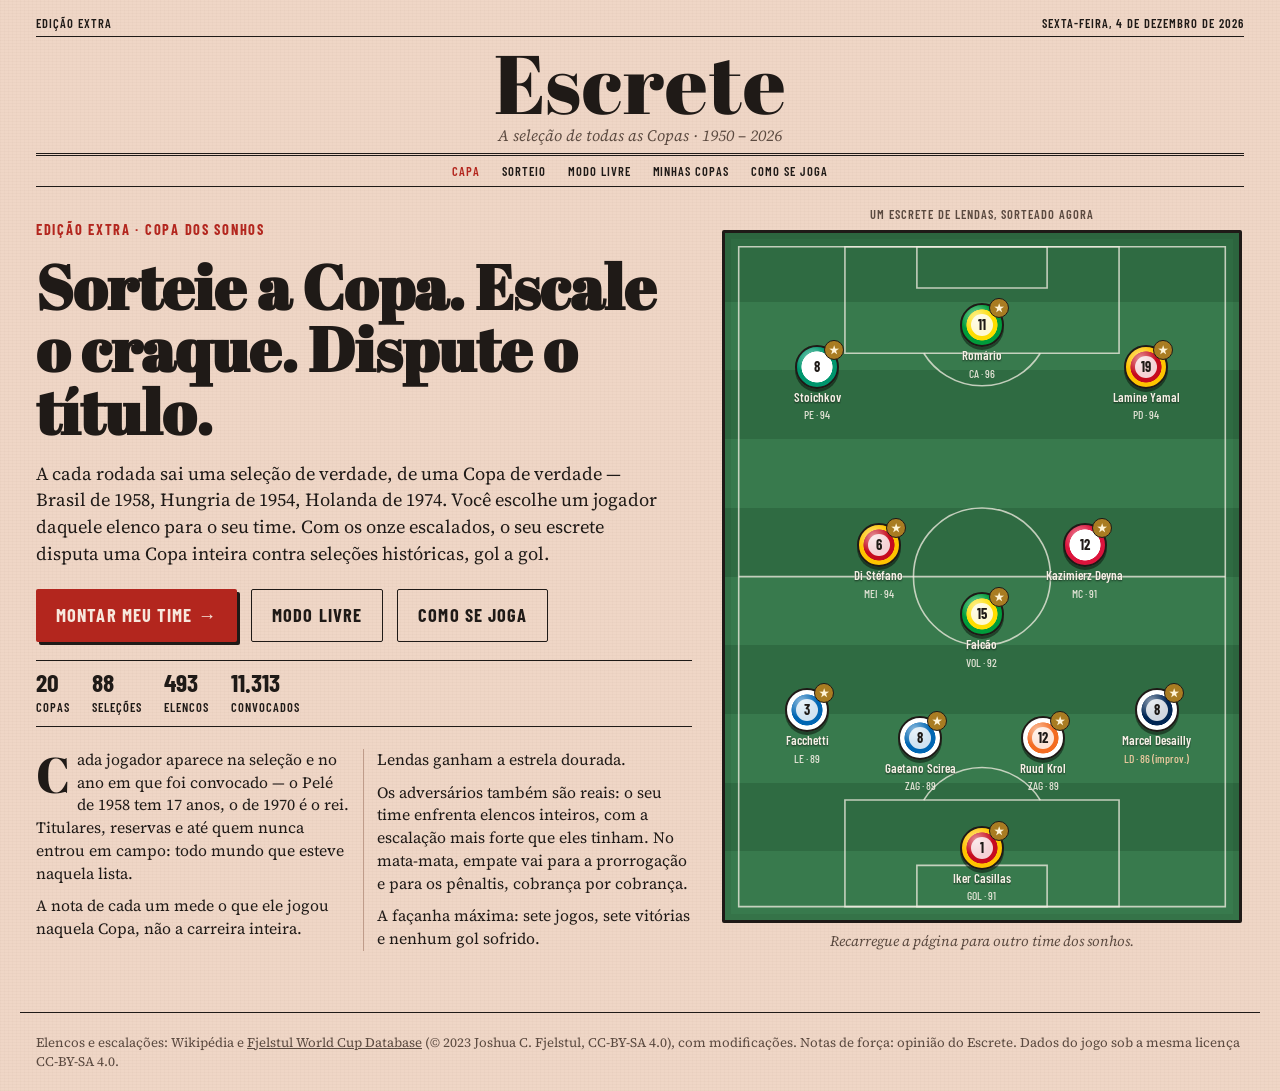
<file: index.html>
<!doctype html>
<html lang="pt-BR">
<head>
  <meta charset="utf-8">
  <meta name="viewport" content="width=device-width, initial-scale=1">
  <title>Escrete — a seleção de todas as Copas</title>
  <meta name="description" content="Sorteie seleções de todas as Copas do Mundo, de 1950 a 2026, monte seu time dos sonhos e dispute uma Copa inteira, gol a gol.">
  <meta name="theme-color" content="#efd6c6">
  <meta property="og:type" content="website">
  <meta property="og:title" content="Escrete — a seleção de todas as Copas">
  <meta property="og:description" content="Sorteie seleções de todas as Copas, de 1950 a 2026, escale o craque e dispute uma Copa inteira, gol a gol.">
  <meta property="og:image" content="https://raflael.github.io/Escrete/og.png">
  <meta property="og:url" content="https://raflael.github.io/Escrete/">
  <meta property="og:locale" content="pt_BR">
  <meta name="twitter:card" content="summary_large_image">
  <link rel="stylesheet" href="src/estilo.css">
  <link rel="manifest" href="manifest.webmanifest">
  <link rel="icon" href="icones/icone.svg" type="image/svg+xml">
  <link rel="apple-touch-icon" href="icones/icone-192.png">
  <link rel="preload" href="dados/jogo/elencos.json" as="fetch" crossorigin>
</head>
<body>
  <header class="cabecalho">
    <div class="cabecalho-linha versalete">
      <span id="edicao">Edição extra</span>
      <span id="data-hoje"></span>
    </div>
    <h1 class="titulo-jornal"><a href="#/">Escrete</a></h1>
    <p class="subtitulo-jornal">A seleção de todas as Copas · 1950 – 2026</p>
    <hr class="fio-duplo">
    <nav class="menu versalete" aria-label="Seções">
      <a href="#/">Capa</a>
      <a href="#/jogar">Sorteio</a>
      <a href="#/livre">Modo livre</a>
      <a href="#/historico">Minhas Copas</a>
      <a href="#/como-jogar">Como se joga</a>
    </nav>
  </header>
  <main id="tela"><p class="carregando">Rodando as rotativas…</p></main>
  <footer class="rodape">
    <p>Elencos e escalações: Wikipédia e <a href="https://github.com/jfjelstul/worldcup">Fjelstul World Cup Database</a> (© 2023 Joshua C. Fjelstul, CC-BY-SA 4.0), com modificações. Notas de força: opinião do Escrete. Dados do jogo sob a mesma licença CC-BY-SA 4.0.</p>
  </footer>
  <script type="module" src="src/app.js"></script>
</body>
</html>
</file>
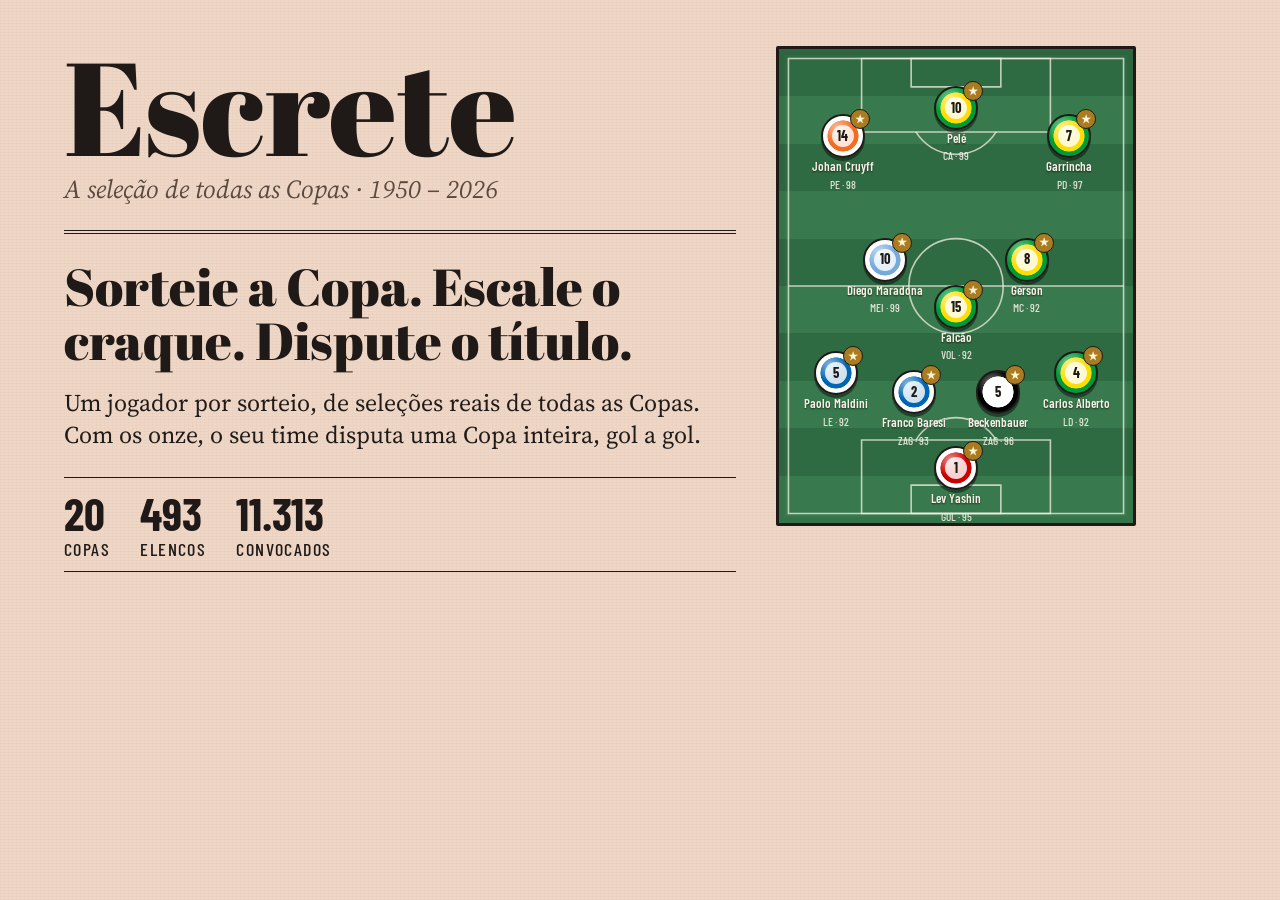
<file: og.html>
<!doctype html>
<html lang="pt-BR">
<head>
<meta charset="utf-8">
<title>Escrete — imagem de compartilhamento</title>
<!-- Fonte da imagem og.png (1200x630). Para regerar: abrir no Chrome headless e capturar 1200x630. -->
<link rel="stylesheet" href="src/estilo.css">
<style>
  html, body { margin: 0; width: 1200px; height: 630px; overflow: hidden; }
  .og { width: 1200px; height: 630px; padding: 46px 64px; box-sizing: border-box; display: grid; grid-template-columns: 1fr 360px; gap: 40px; }
  .og h1 { font-family: var(--manchete); font-weight: 400; font-size: 132px; line-height: 0.9; margin: 0 0 6px; }
  .og .sub { font-style: italic; font-size: 26px; color: var(--tinta-suave); margin: 0 0 22px; }
  .og hr { border: 0; border-top: 4px double var(--tinta); margin: 0 0 26px; }
  .og h2 { font-family: var(--manchete); font-weight: 400; font-size: 52px; line-height: 1.02; margin: 0 0 20px; }
  .og .linha-fina { font-size: 24px; line-height: 1.35; margin: 0; }
  .og .numeros { display: flex; gap: 30px; margin-top: 26px; border-top: 1.5px solid var(--tinta); padding-top: 12px; }
  .og .numeros b { font-family: var(--numero); font-size: 46px; display: block; line-height: 1; }
  .og .numeros span { font-family: var(--numero); text-transform: uppercase; letter-spacing: 0.08em; font-size: 18px; }
  .og .campo { max-width: none; width: 360px; }
</style>
</head>
<body>
<div class="og">
  <div>
    <h1>Escrete</h1>
    <p class="sub">A seleção de todas as Copas · 1950 – 2026</p>
    <hr>
    <h2>Sorteie a Copa. Escale o craque. Dispute o título.</h2>
    <p class="linha-fina">Um jogador por sorteio, de seleções reais de todas as Copas. Com os onze, o seu time disputa uma Copa inteira, gol a gol.</p>
    <div class="numeros"><div><b>20</b><span>Copas</span></div><div><b>493</b><span>elencos</span></div><div><b>11.313</b><span>convocados</span></div></div>
  </div>
  <div id="campo"></div>
</div>
<script type="module">
  import { campo } from "./src/ui/campo.js";
  import { prepararAdversarios } from "./src/motor/copa.js";

  const dados = await (await fetch("dados/jogo/elencos.json")).json();
  prepararAdversarios(dados);
  // Um time de lendas fixo para a imagem, cada um na sua posição (ordem das vagas do 4-3-3:
  // GOL, LD, ZAG, ZAG, LE, VOL, MC, MEI, PD, CA, PE).
  const pega = (ano, sel, nome) => dados.elencos.find((e) => e.ano === ano && e.sel === sel).js.find((j) => j.n === nome);
  const escalacao = [pega(1958, "URS", "Lev Yashin"), pega(1970, "BRA", "Carlos Alberto"), pega(1974, "FRG", "Franz Beckenbauer"), pega(1990, "ITA", "Franco Baresi"),
    pega(1994, "ITA", "Paolo Maldini"), pega(1982, "BRA", "Falcão"), pega(1970, "BRA", "Gérson"), pega(1986, "ARG", "Diego Maradona"),
    pega(1962, "BRA", "Garrincha"), pega(1970, "BRA", "Pelé"), pega(1974, "NED", "Johan Cruyff")];
  document.getElementById("campo").append(campo({ formacao: "4-3-3", escalacao, selecoes: dados.selecoes }));
  document.body.dataset.pronto = "1";
</script>
</body>
</html>
</file>
<file: src/estilo.css>
@import url("../fontes/fontes.css");

/* ============ Papel e tinta ============ */
:root {
  --papel: #efd6c6;
  --papel-claro: #f7e7dc;
  --papel-escuro: #e3c4b1;
  --tinta: #1f1a17;
  --tinta-suave: #5b4a40;
  --fio: #bf9c8a;
  --vermelho: #b3261e;
  --gramado: #2f6b42;
  --gramado-claro: #387a4d;
  --cal: #f4efe4;
  --ouro: #a97c22;
  --manchete: "Abril Fatface", Georgia, serif;
  --texto: "Source Serif 4", Georgia, serif;
  --numero: "Barlow Condensed", "Arial Narrow", sans-serif;
  --raio: 2px;
}

* { box-sizing: border-box; }
html { -webkit-text-size-adjust: 100%; }
body {
  margin: 0;
  background-color: var(--papel);
  /* fibra do papel-jornal: dois ruídos de gradiente bem fracos */
  background-image:
    repeating-linear-gradient(0deg, rgba(90, 60, 40, 0.025) 0 1px, transparent 1px 3px),
    repeating-linear-gradient(90deg, rgba(90, 60, 40, 0.018) 0 1px, transparent 1px 4px);
  color: var(--tinta);
  font-family: var(--texto);
  font-size: 16px;
  line-height: 1.45;
  min-height: 100vh;
}
button { font: inherit; color: inherit; cursor: pointer; }
button:disabled { cursor: default; opacity: 0.45; }
a { color: inherit; }
:focus-visible { outline: 2px solid var(--vermelho); outline-offset: 2px; }

.num { font-family: var(--numero); font-variant-numeric: tabular-nums; }
.versalete { font-family: var(--numero); font-weight: 600; text-transform: uppercase; letter-spacing: 0.08em; font-size: 0.78rem; }
.suave { color: var(--tinta-suave); }

/* ============ Cabeçalho de jornal ============ */
.cabecalho { max-width: 1240px; margin: 0 auto; padding: 14px 16px 0; }
.cabecalho-linha { display: flex; justify-content: space-between; align-items: baseline; gap: 12px;
  border-bottom: 1px solid var(--tinta); padding-bottom: 4px; }
.titulo-jornal {
  font-family: var(--manchete); font-weight: 400; text-align: center; margin: 6px 0 2px;
  font-size: clamp(2.6rem, 9vw, 5.2rem); line-height: 0.95; letter-spacing: 0.01em;
}
.titulo-jornal a { text-decoration: none; }
.subtitulo-jornal { text-align: center; font-style: italic; margin: 0 0 6px; color: var(--tinta-suave); }
.fio-duplo { border: 0; border-top: 3px double var(--tinta); margin: 0; }
.menu { display: flex; justify-content: center; flex-wrap: wrap; gap: 4px 22px; padding: 6px 0; border-bottom: 1px solid var(--tinta); }
.menu a { text-decoration: none; }
.menu a[aria-current="page"] { color: var(--vermelho); }

main { max-width: 1240px; margin: 0 auto; padding: 18px 16px 60px; }

/* ============ Botões de ação: etiqueta carimbada ============ */
.acao {
  display: inline-flex; align-items: center; justify-content: center; gap: 8px;
  background: var(--tinta); color: var(--papel-claro); border: 0; border-radius: var(--raio);
  padding: 12px 20px; font-family: var(--numero); font-weight: 700; font-size: 1.15rem;
  letter-spacing: 0.06em; text-transform: uppercase; text-decoration: none;
  box-shadow: 3px 3px 0 var(--vermelho); transition: transform 0.08s, box-shadow 0.08s;
}
.acao:hover:not(:disabled) { transform: translate(-1px, -1px); box-shadow: 4px 4px 0 var(--vermelho); }
.acao:active:not(:disabled) { transform: translate(2px, 2px); box-shadow: 1px 1px 0 var(--vermelho); }
.acao.vermelha { background: var(--vermelho); box-shadow: 3px 3px 0 var(--tinta); }
.acao.secundaria { background: transparent; color: var(--tinta); border: 1.5px solid var(--tinta); box-shadow: none; }
.acao.secundaria:hover:not(:disabled) { background: var(--papel-claro); transform: none; box-shadow: none; }
.acao.pequena { padding: 7px 12px; font-size: 0.95rem; }

/* Escolha única: marcada a tinta, não botão de sistema */
.opcoes { display: flex; flex-wrap: wrap; gap: 6px; }
.opcao {
  border: 1.5px solid var(--tinta); background: transparent; border-radius: var(--raio);
  padding: 5px 10px; font-family: var(--numero); font-weight: 600; font-size: 1rem; letter-spacing: 0.03em;
}
.opcao[aria-pressed="true"] { background: var(--tinta); color: var(--papel-claro); }
.opcao:hover:not([aria-pressed="true"]):not(:disabled) { background: var(--papel-claro); }

/* ============ Capa ============ */
.capa { display: grid; grid-template-columns: 1.25fr 1fr; gap: 28px; align-items: start; }
.capa-manchete { font-family: var(--manchete); font-size: clamp(2.2rem, 6vw, 3.9rem); line-height: 1; margin: 6px 0 14px; }
.capa-linha-fina { font-size: 1.15rem; max-width: 34em; }
.capa-acoes { display: flex; flex-wrap: wrap; gap: 14px; margin: 22px 0 8px; }
.capa-colunas { columns: 2; column-gap: 26px; column-rule: 1px solid var(--fio); margin-top: 22px; font-size: 0.98rem; }
.capa-colunas p { margin: 0 0 10px; }
.capa-colunas p:first-child::first-letter { font-family: var(--manchete); float: left; font-size: 3.1rem; line-height: 0.85; padding: 4px 6px 0 0; }
.numeros { display: flex; gap: 22px; flex-wrap: wrap; border-top: 1px solid var(--tinta); border-bottom: 1px solid var(--tinta); padding: 8px 0; margin-top: 18px; }
.numeros b { font-family: var(--numero); font-size: 1.6rem; font-weight: 700; display: block; line-height: 1; }

/* ============ Campo ============ */
.campo {
  position: relative; aspect-ratio: 3 / 4; width: 100%; max-width: 520px; margin: 0 auto;
  background: repeating-linear-gradient(180deg, var(--gramado) 0 10%, var(--gramado-claro) 10% 20%);
  border: 3px solid var(--tinta); border-radius: var(--raio);
  box-shadow: inset 0 0 0 6px rgba(0, 0, 0, 0.06);
}
.campo svg.linhas { position: absolute; inset: 0; width: 100%; height: 100%; }
.campo svg.linhas * { fill: none; stroke: rgba(244, 239, 228, 0.75); stroke-width: 1.6; vector-effect: non-scaling-stroke; }
.vaga {
  position: absolute; transform: translate(-50%, -50%); display: flex; flex-direction: column; align-items: center;
  gap: 2px; background: none; border: 0; padding: 0; width: 84px;
}
.vaga .rotulo {
  font-family: var(--numero); font-weight: 600; font-size: 0.8rem; line-height: 1.05; text-align: center; color: var(--cal);
  text-shadow: 0 1px 2px rgba(0, 0, 0, 0.6); max-width: 84px; overflow: hidden; text-overflow: ellipsis; white-space: nowrap;
}
.vaga .forca-vaga { font-family: var(--numero); font-size: 0.72rem; color: var(--cal); opacity: 0.9; }
.vaga .forca-vaga.improviso { color: #ffd2a8; }
.vaga-vazia {
  width: 42px; height: 42px; border-radius: 50%; border: 2px dashed rgba(244, 239, 228, 0.7);
  display: grid; place-items: center; font-family: var(--numero); font-weight: 700; font-size: 0.78rem; color: var(--cal);
}
.vaga.alvo .vaga-vazia { border-style: solid; border-color: #ffe08a; background: rgba(255, 224, 138, 0.18); animation: pulsa 1.1s infinite; }
.vaga.alvo-troca .botao { box-shadow: 0 0 0 3px #ffe08a; }
.vaga.selecionada .botao { box-shadow: 0 0 0 3px var(--vermelho); }
@keyframes pulsa { 50% { transform: scale(1.1); } }

/* Futebol de botão: disco com as cores da camisa e o número */
.botao {
  --c1: #fff; --c2: #222;
  width: 44px; height: 44px; border-radius: 50%; position: relative; display: grid; place-items: center;
  background:
    radial-gradient(circle at 36% 30%, rgba(255, 255, 255, 0.55), transparent 42%),
    radial-gradient(circle, var(--c1) 0 54%, var(--c2) 56% 74%, var(--c1) 76% 100%);
  border: 2px solid var(--tinta);
  box-shadow: 0 3px 0 rgba(0, 0, 0, 0.45);
  font-family: var(--numero); font-weight: 700; font-size: 1.05rem; color: var(--tinta);
}
.botao .n { background: rgba(255, 255, 255, 0.82); border-radius: 50%; width: 22px; height: 22px; display: grid; place-items: center; line-height: 1; font-size: 0.9rem; }
.botao.lenda::after {
  content: "★"; position: absolute; top: -7px; right: -7px; width: 18px; height: 18px; border-radius: 50%;
  background: var(--ouro); color: #fff4d6; font-size: 0.7rem; display: grid; place-items: center; border: 1.5px solid var(--tinta);
}

/* ============ Draft ============ */
.draft { display: grid; grid-template-columns: 250px minmax(0, 1fr) 360px; gap: 20px; align-items: start; }
.bloco { border-top: 3px solid var(--tinta); padding-top: 8px; margin-bottom: 18px; }
.bloco h2, .bloco h3 { font-family: var(--numero); text-transform: uppercase; letter-spacing: 0.07em; font-size: 0.95rem; margin: 0 0 8px; }
.bloco h3 { font-size: 0.82rem; margin-top: 12px; color: var(--tinta-suave); }
.placar-time { display: grid; grid-template-columns: repeat(4, 1fr); border: 1.5px solid var(--tinta); margin-top: 6px; background: var(--papel-claro); }
.placar-time div { text-align: center; padding: 6px 2px; border-left: 1px solid var(--fio); }
.placar-time div:first-child { border-left: 0; }
.placar-time b { display: block; font-family: var(--numero); font-size: 1.7rem; line-height: 1; }
.placar-time span { font-family: var(--numero); font-size: 0.72rem; text-transform: uppercase; letter-spacing: 0.06em; color: var(--tinta-suave); }

.sorteio { background: var(--papel-claro); border: 1.5px solid var(--tinta); padding: 14px; min-height: 120px; }
.letreiro {
  font-family: var(--numero); font-weight: 700; text-transform: uppercase; letter-spacing: 0.06em;
  font-size: 1.6rem; line-height: 1.1; min-height: 1.1em; display: flex; gap: 2px; flex-wrap: wrap;
}
.letreiro .ch { display: inline-block; min-width: 0.55em; text-align: center; background: var(--tinta); color: var(--papel-claro); padding: 0 2px; border-radius: 1px; }
.letreiro .ch.espaco { background: transparent; }
.escudo { display: inline-flex; width: 26px; height: 30px; flex: none; }
.cabeca-elenco { display: flex; align-items: center; gap: 10px; }
.cabeca-elenco h2 { font-family: var(--manchete); font-weight: 400; font-size: 1.7rem; margin: 0; line-height: 1; }
.campanha { font-style: italic; color: var(--tinta-suave); font-size: 0.92rem; margin: 2px 0 8px; }

.lista-elenco { list-style: none; margin: 0; padding: 0; border-top: 1px solid var(--tinta); }
.lista-elenco li { border-bottom: 1px solid var(--fio); }
.jogador {
  width: 100%; display: grid; grid-template-columns: 38px 1fr auto 40px; align-items: center; gap: 8px;
  background: none; border: 0; padding: 6px 4px; text-align: left;
}
.jogador:hover:not(:disabled) { background: rgba(255, 255, 255, 0.45); }
.jogador:disabled { opacity: 0.38; }
.jogador .pos { font-family: var(--numero); font-weight: 600; font-size: 0.85rem; color: var(--tinta-suave); }
.jogador .nome { font-weight: 600; line-height: 1.15; }
.jogador .nome small { display: block; font-weight: 400; font-size: 0.78rem; color: var(--tinta-suave); }
.jogador .lenda-selo { font-family: var(--numero); font-size: 0.7rem; font-weight: 700; color: var(--ouro); letter-spacing: 0.08em; }
.jogador .f { font-family: var(--numero); font-weight: 700; font-size: 1.25rem; text-align: right; }
.jogador[aria-pressed="true"] { background: var(--tinta); color: var(--papel-claro); }
.jogador[aria-pressed="true"] .pos, .jogador[aria-pressed="true"] small { color: var(--papel-escuro); }

.dica { font-size: 0.9rem; font-style: italic; color: var(--tinta-suave); margin: 8px 0 0; }
.linha-acoes { display: flex; flex-wrap: wrap; gap: 8px; margin-top: 12px; }

/* ============ Copa: súmula ============ */
.copa { max-width: 860px; margin: 0 auto; }
.chapeu { font-family: var(--numero); font-weight: 700; text-transform: uppercase; letter-spacing: 0.12em; color: var(--vermelho); font-size: 0.9rem; }
.manchete { font-family: var(--manchete); font-weight: 400; font-size: clamp(1.9rem, 5.5vw, 3.2rem); line-height: 1.02; margin: 4px 0 10px; }
.placar-jogo { display: grid; grid-template-columns: 1fr auto 1fr; align-items: center; gap: 12px; border-top: 3px solid var(--tinta); border-bottom: 1px solid var(--tinta); padding: 12px 0; }
.placar-jogo .lado { display: flex; align-items: center; gap: 10px; font-family: var(--numero); font-weight: 700; font-size: 1.3rem; text-transform: uppercase; }
.placar-jogo .lado.dir { justify-content: flex-end; text-align: right; }
.placar-jogo .gols { font-family: var(--manchete); font-size: 3rem; line-height: 1; white-space: nowrap; }
.lances { list-style: none; padding: 0; margin: 10px 0; }
.lances li { display: grid; grid-template-columns: 44px 1fr; gap: 8px; padding: 4px 0; border-bottom: 1px dotted var(--fio); animation: aparece 0.35s both; }
.lances li.deles { color: var(--tinta-suave); }
.lances .min { font-family: var(--numero); font-weight: 700; text-align: right; }
@keyframes aparece { from { opacity: 0; transform: translateY(4px); } }
.penaltis { display: flex; flex-wrap: wrap; gap: 4px; align-items: center; margin: 6px 0; font-family: var(--numero); }
.penaltis .cobr { width: 22px; height: 22px; border-radius: 50%; border: 1.5px solid var(--tinta); display: grid; place-items: center; font-size: 0.8rem; }
.penaltis .cobr.gol { background: var(--gramado); color: var(--cal); }
.penaltis .cobr.fora { background: var(--vermelho); color: var(--cal); }
.tabela { width: 100%; border-collapse: collapse; font-family: var(--numero); font-size: 1.02rem; margin: 10px 0; }
.tabela th { text-align: left; font-weight: 600; text-transform: uppercase; font-size: 0.78rem; letter-spacing: 0.06em; border-bottom: 1.5px solid var(--tinta); padding: 4px; }
.tabela td { padding: 4px; border-bottom: 1px solid var(--fio); }
.tabela td.n, .tabela th.n { text-align: right; }
.tabela tr.eu { font-weight: 700; background: var(--papel-claro); }
.tabela tr.corte td { border-bottom: 2px solid var(--tinta); }
.caminho { display: grid; grid-template-columns: repeat(7, 1fr); gap: 4px; margin: 14px 0; }
.caminho div { border: 1.5px solid var(--tinta); padding: 4px 2px; text-align: center; font-family: var(--numero); font-size: 0.8rem; background: var(--papel-claro); }
.caminho div.v { background: var(--gramado); color: var(--cal); }
.caminho div.d { background: var(--vermelho); color: var(--cal); }
.caminho div.e { background: var(--papel-escuro); }
.caminho div.futuro { opacity: 0.35; }
.caminho b { display: block; font-size: 1.05rem; }
.selos { display: flex; flex-wrap: wrap; gap: 10px; margin: 16px 0; }
.selo {
  border: 2px solid var(--tinta); padding: 8px 14px; font-family: var(--numero); font-weight: 700; text-transform: uppercase;
  letter-spacing: 0.08em; transform: rotate(-2deg); background: var(--papel-claro);
}
.selo.ouro { border-color: var(--ouro); color: var(--ouro); box-shadow: inset 0 0 0 2px var(--papel-claro), inset 0 0 0 3px var(--ouro); }
.artilharia { columns: 2; column-gap: 24px; font-size: 0.95rem; }

/* ============ Diversos ============ */
.carregando { text-align: center; padding: 80px 0; font-style: italic; }
.aviso { border: 1.5px dashed var(--tinta-suave); padding: 10px 14px; font-size: 0.95rem; margin: 10px 0; background: var(--papel-claro); }
.rodape { max-width: 1240px; margin: 0 auto; padding: 16px; border-top: 1px solid var(--tinta); font-size: 0.82rem; color: var(--tinta-suave); }
.rodape p { margin: 4px 0; }

/* ============ Telas estreitas ============ */
@media (max-width: 1080px) {
  .draft { grid-template-columns: minmax(0, 1fr) 340px; }
  .draft .painel { grid-column: 1 / -1; order: 3; display: grid; grid-template-columns: repeat(auto-fit, minmax(220px, 1fr)); gap: 0 20px; }
}
@media (max-width: 760px) {
  .capa { grid-template-columns: 1fr; }
  .capa-colunas { columns: 1; }
  .draft { grid-template-columns: 1fr; }
  .draft .painel { display: block; }
  .vaga { width: 68px; }
  .vaga .rotulo { font-size: 0.72rem; max-width: 68px; }
  .botao { width: 36px; height: 36px; font-size: 0.9rem; }
  .botao .n { width: 19px; height: 19px; font-size: 0.8rem; }
  .vaga-vazia { width: 34px; height: 34px; font-size: 0.7rem; }
  .placar-jogo .lado { font-size: 1rem; }
  .placar-jogo .gols { font-size: 2.2rem; }
  .caminho { grid-template-columns: repeat(4, 1fr); }
  .artilharia { columns: 1; }
}

/* ============ Modo livre: busca e filtros ============ */
.busca {
  width: 100%; font: inherit; font-size: 1rem; padding: 9px 10px; margin: 6px 0 8px;
  background: #fffaf5; border: 1.5px solid var(--tinta); border-radius: var(--raio); color: var(--tinta);
}
.filtros { display: grid; grid-template-columns: 1fr 1fr; gap: 6px 10px; }
.filtro { display: flex; flex-direction: column; gap: 2px; }
.filtro select {
  font-family: var(--numero); font-size: 1rem; padding: 5px 6px; background: #fffaf5;
  border: 1.5px solid var(--tinta); border-radius: var(--raio); color: var(--tinta);
}
.checar { display: flex; align-items: center; gap: 6px; margin: 8px 0 2px; font-family: var(--numero); font-weight: 600; }
.checar input { width: 18px; height: 18px; accent-color: var(--tinta); }
.jogador.com-botao { grid-template-columns: 34px 1fr auto 36px; }
.jogador.com-botao .botao { width: 30px; height: 30px; font-size: 0.75rem; box-shadow: 0 2px 0 rgba(0, 0, 0, 0.4); }
.jogador.com-botao .botao .n { width: 16px; height: 16px; font-size: 0.7rem; }
.jogador.com-botao .botao.lenda::after { width: 13px; height: 13px; font-size: 0.55rem; top: -5px; right: -5px; }
.preco { font-weight: 700; font-size: 0.95rem; color: var(--gramado); }
.lista-elenco { max-height: 70vh; overflow-y: auto; }
.atalho-livre { display: block; margin-top: 10px; font-size: 0.92rem; }
</file>
